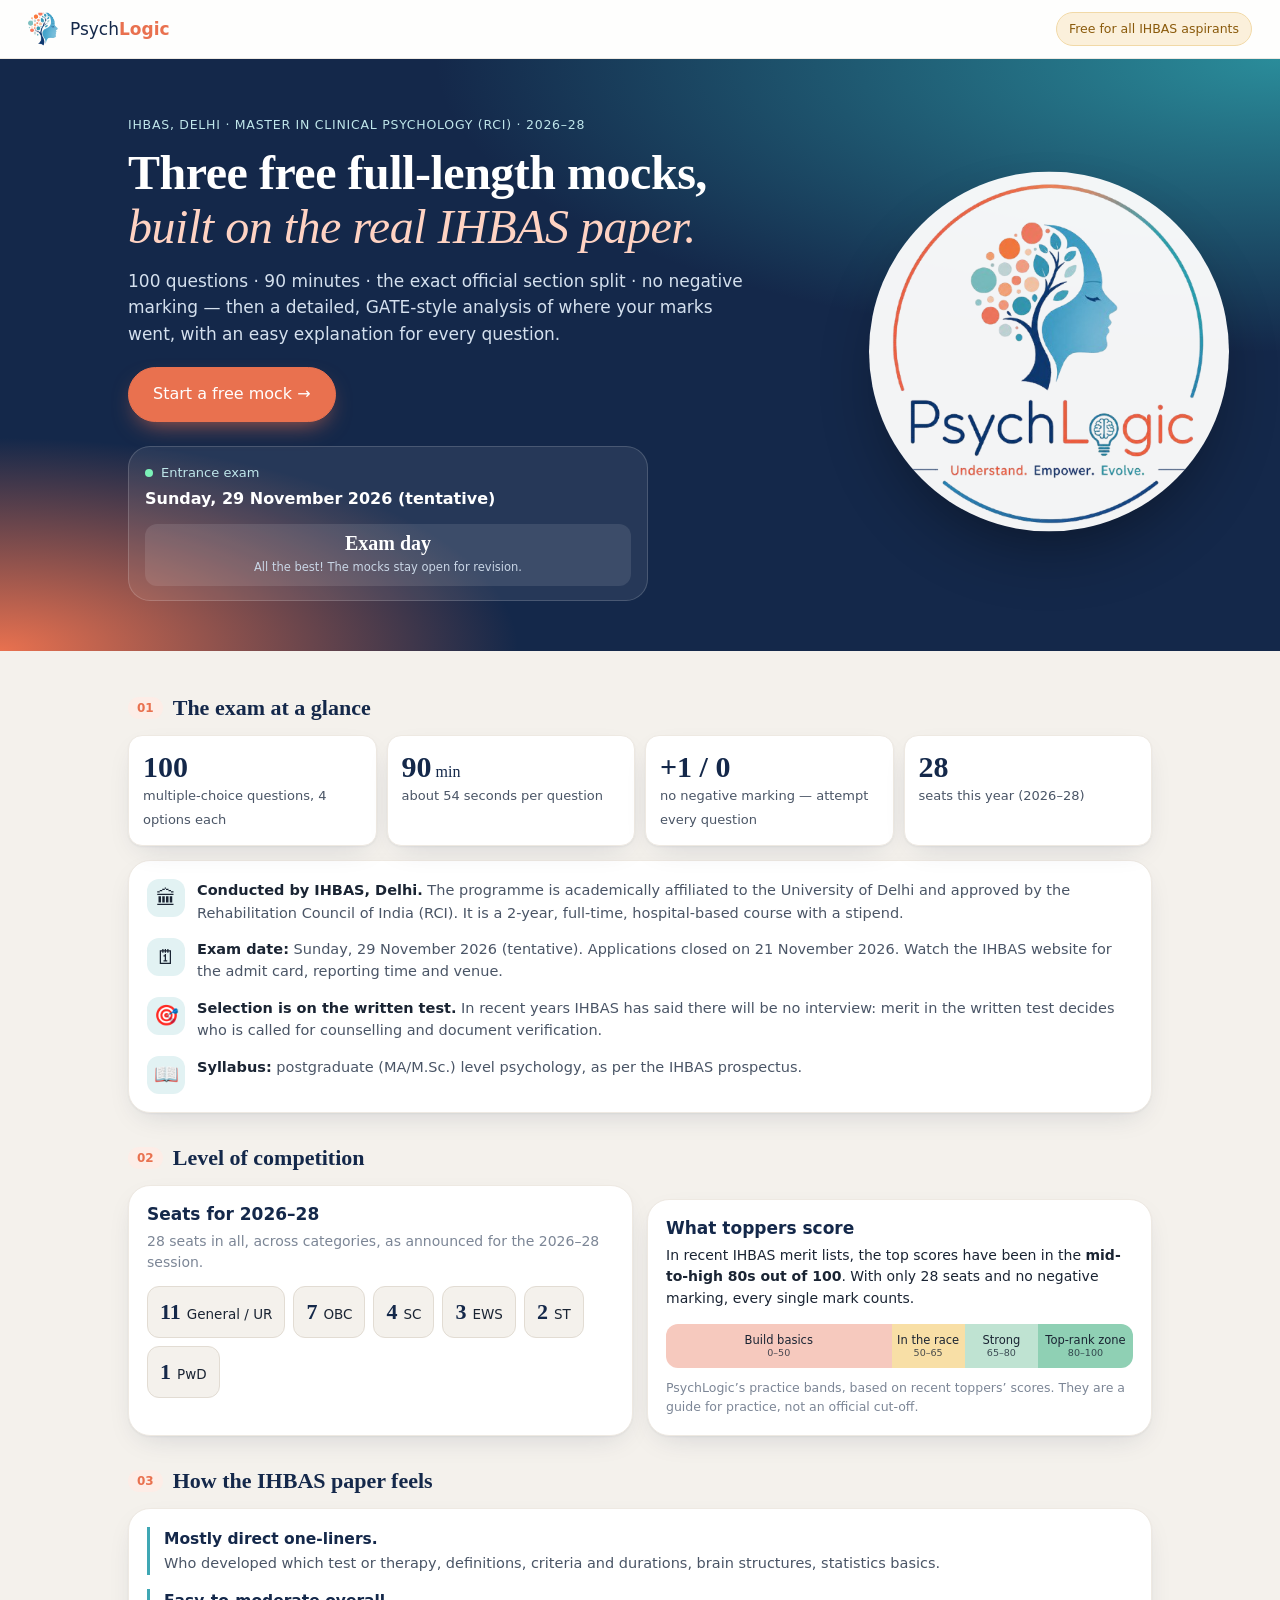
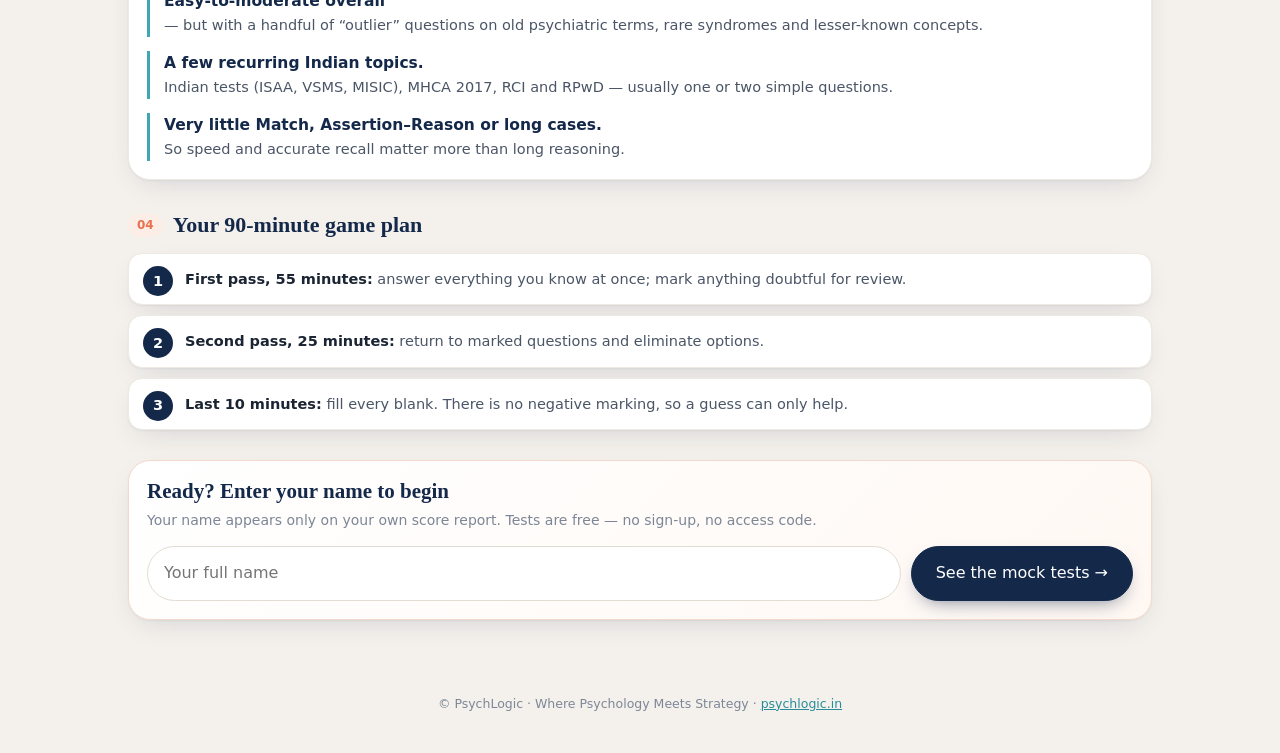
<file: index.html>
<!doctype html>
<html lang="en">
<head>
<meta charset="utf-8">
<meta name="viewport" content="width=device-width, initial-scale=1, viewport-fit=cover">
<meta name="theme-color" content="#14284A">
<meta http-equiv="Content-Security-Policy" content="default-src 'self'; script-src 'self' 'unsafe-eval'; style-src 'self' 'unsafe-inline' https://fonts.googleapis.com; font-src https://fonts.gstatic.com; img-src 'self' data:; connect-src 'self'; base-uri 'self'; form-action 'self'; object-src 'none'">
<meta name="referrer" content="no-referrer">
<meta name="generator" content="PsychLogic">
<title>Free IHBAS M.Clin.Psy Mock Tests · PsychLogic</title>
<meta name="description" content="Three free full-length IHBAS-pattern mock tests for the IHBAS Master in Clinical Psychology (RCI) entrance, with instant analysis and explanations. By PsychLogic.">
<meta property="og:title" content="Free IHBAS M.Clin.Psy Full-Length Mock Tests · PsychLogic">
<meta property="og:description" content="100 questions · 90 minutes · exact IHBAS section split · instant analysis. Free for every IHBAS aspirant.">
<meta property="og:image" content="assets/logo-full.png">
<link rel="icon" type="image/png" href="assets/logo-mark.png">
<link rel="preconnect" href="https://fonts.googleapis.com">
<link rel="preconnect" href="https://fonts.gstatic.com" crossorigin>
<link rel="stylesheet" href="https://fonts.googleapis.com/css2?family=Lexend:wght@300;400;500;600;700&family=Fraunces:opsz,wght@9..144,500;9..144,600;9..144,700&display=swap">
<link rel="stylesheet" href="css/style.css">
</head>
<body>

<!-- ================= 1. EXAM BRIEF ================= -->
<section id="scrHome" class="screen home">
  <header class="topbar">
    <div class="brand"><img src="assets/logo-mark.png" alt="" draggable="false"><span>Psych<b>Logic</b></span></div>
    <span class="pill pill-free">Free for all IHBAS aspirants</span>
  </header>

  <div class="hero">
    <div class="hero-in">
      <p class="eyebrow">IHBAS, Delhi · Master in Clinical Psychology (RCI) · 2026–28</p>
      <h1>Three free full-length mocks,<br><em>built on the real IHBAS paper.</em></h1>
      <p class="lede">100 questions · 90 minutes · the exact official section split · no negative marking — then a detailed, GATE-style analysis of where your marks went, with an easy explanation for every question.</p>
      <div class="hero-cta"><a class="btn btn-lg btn-hero" href="#startForm" id="heroGo">Start a free mock →</a></div>
      <div class="count-card" id="examCount">
        <div class="cc-label"><span class="live-dot"></span>Entrance exam</div>
        <div class="cc-date" id="examDate"></div>
        <div class="cc-grid" id="examCountGrid"></div>
      </div>
    </div>
    <div class="hero-art" aria-hidden="true"><img src="assets/logo-full.png" alt="" draggable="false"></div>
  </div>

  <main class="home-main">
    <h2 class="sec-title"><span>01</span>The exam at a glance</h2>
    <div class="facts">
      <div class="fact"><b>100</b><span>multiple-choice questions, 4 options each</span></div>
      <div class="fact"><b>90<small> min</small></b><span>about 54 seconds per question</span></div>
      <div class="fact"><b>+1 / 0</b><span>no negative marking — attempt every question</span></div>
      <div class="fact"><b>28</b><span>seats this year (2026–28)</span></div>
    </div>
    <div class="card info-list">
      <div><i class="ico">🏛</i><p><b>Conducted by IHBAS, Delhi.</b> The programme is academically affiliated to the University of Delhi and approved by the Rehabilitation Council of India (RCI). It is a 2-year, full-time, hospital-based course with a stipend.</p></div>
      <div><i class="ico">🗓</i><p><b>Exam date:</b> <span id="examDate2"></span>. Applications closed on 21 November 2026. Watch the IHBAS website for the admit card, reporting time and venue.</p></div>
      <div><i class="ico">🎯</i><p><b>Selection is on the written test.</b> In recent years IHBAS has said there will be no interview: merit in the written test decides who is called for counselling and document verification.</p></div>
      <div><i class="ico">📖</i><p><b>Syllabus:</b> postgraduate (MA/M.Sc.) level psychology, as per the IHBAS prospectus.</p></div>
    </div>

    <h2 class="sec-title"><span>02</span>Level of competition</h2>
    <div class="grid-2">
      <div class="card">
        <h3>Seats for 2026–28</h3>
        <p class="muted small">28 seats in all, across categories, as announced for the 2026–28 session.</p>
        <div class="seats" id="seatChips"></div>
      </div>
      <div class="card">
        <h3>What toppers score</h3>
        <p class="small">In recent IHBAS merit lists, the top scores have been in the <b>mid-to-high 80s out of 100</b>. With only 28 seats and no negative marking, every single mark counts.</p>
        <div class="bands" id="bandsMini"></div>
        <p class="muted tiny">PsychLogic’s practice bands, based on recent toppers’ scores. They are a guide for practice, not an official cut-off.</p>
      </div>
    </div>

    <h2 class="sec-title"><span>03</span>How the IHBAS paper feels</h2>
    <div class="card feel">
      <div><b>Mostly direct one-liners.</b><span>Who developed which test or therapy, definitions, criteria and durations, brain structures, statistics basics.</span></div>
      <div><b>Easy-to-moderate overall</b><span>— but with a handful of “outlier” questions on old psychiatric terms, rare syndromes and lesser-known concepts.</span></div>
      <div><b>A few recurring Indian topics.</b><span>Indian tests (ISAA, VSMS, MISIC), MHCA 2017, RCI and RPwD — usually one or two simple questions.</span></div>
      <div><b>Very little Match, Assertion–Reason or long cases.</b><span>So speed and accurate recall matter more than long reasoning.</span></div>
    </div>

    <h2 class="sec-title"><span>04</span>Your 90-minute game plan</h2>
    <ol class="plan">
      <li><b>First pass, 55 minutes:</b> answer everything you know at once; mark anything doubtful for review.</li>
      <li><b>Second pass, 25 minutes:</b> return to marked questions and eliminate options.</li>
      <li><b>Last 10 minutes:</b> fill every blank. There is no negative marking, so a guess can only help.</li>
    </ol>

    <form id="startForm" class="card start-card" novalidate autocomplete="off">
      <h3>Ready? Enter your name to begin</h3>
      <p class="muted small">Your name appears only on your own score report. Tests are free — no sign-up, no access code.</p>
      <div class="start-row">
        <input id="inName" type="text" placeholder="Your full name" maxlength="60" aria-label="Your full name">
        <button class="btn btn-primary btn-lg" type="submit">See the mock tests →</button>
      </div>
      <p class="form-error" id="nameErr" hidden></p>
    </form>
  </main>
  <footer class="site-foot">© PsychLogic · Where Psychology Meets Strategy · <a id="lnkSite" target="_blank" rel="noopener">psychlogic.in</a></footer>
</section>

<!-- ================= 2. CHOOSE TEST ================= -->
<section id="scrHub" class="screen" hidden>
  <header class="topbar">
    <button class="brand brand-btn" id="btnHome" type="button" title="Exam brief"><img src="assets/logo-mark.png" alt="" draggable="false"><span>Psych<b>Logic</b></span></button>
    <div class="who"><span class="avatar" id="hubAvatar">A</span><span id="hubName" class="who-name"></span><button class="link-btn" id="btnChangeName" type="button">Change</button></div>
  </header>
  <main class="hub-main">
    <div class="hub-head">
      <div>
        <p class="eyebrow dark">IHBAS M.Clin.Psy (RCI) 2026–28</p>
        <h1>Choose your mock test</h1>
        <p class="muted">All three papers are open any time. Attempt each one as many times as you like — every attempt gets a fresh analysis.</p>
      </div>
      
    </div>
    <ol class="tests" id="testList"></ol>
    <div class="card community">
      <div><h3>Preparing for clinical psychology entrances?</h3><p class="muted small">Join the PsychLogic community for free notes, cheat sheets and updates on NIMHANS, IHBAS, CIP and other RCI entrances.</p></div>
      <a class="btn btn-wa" id="lnkWa1" target="_blank" rel="noopener">Join on WhatsApp</a>
    </div>
  </main>
</section>

<!-- ================= 3. ABOUT THIS TEST ================= -->
<section id="scrInstr" class="screen" hidden>
  <header class="topbar">
    <div class="brand"><img src="assets/logo-mark.png" alt="" draggable="false"><span id="instrTop">Mock</span></div>
    <div class="who"><span class="avatar" id="instrAvatar">A</span></div>
  </header>
  <main class="instr-main">
    <p class="eyebrow dark" id="instrTag"></p>
    <h1 id="instrTitle">Full-Length Mock</h1>
    <p class="lead2" id="instrCovers"></p>
    <div class="facts small-facts">
      <div class="fact"><b>100</b><span>questions</span></div>
      <div class="fact"><b>90<small> min</small></b><span>timer, auto-submit</span></div>
      <div class="fact"><b>+1</b><span>per correct answer</span></div>
      <div class="fact"><b>0</b><span>negative marking</span></div>
    </div>

    <div class="card">
      <h3>How the test screen works</h3>
      <ol class="rules">
        <li>The timer starts when you press <b>Start the test</b> and cannot be paused. At zero, the test is submitted automatically.</li>
        <li>Tap an option, then <b>Save &amp; Next</b>. <b>Mark for Review</b> flags a question to revisit; a marked question that has an answer <b>is still scored</b>.</li>
        <li>Open the <b>question palette</b> to jump to any question:
          <div class="legend-demo">
            <span><i class="pal st-nv">1</i>Not visited</span><span><i class="pal st-na">2</i>Not answered</span><span><i class="pal st-a">3</i>Answered</span><span><i class="pal st-m">4</i>Marked, no answer</span><span><i class="pal st-am">5</i>Answered &amp; marked</span>
          </div></li>
        <li>If you close the page by mistake, you can resume, but the clock keeps running.</li>
        <li>Copying and screenshots of questions are not allowed. The questions belong to PsychLogic.</li>
      </ol>
    </div>
    <div class="instr-nav">
      <button class="btn btn-ghost" type="button" id="btnBackHub">← All tests</button>
      <button class="btn btn-primary btn-lg" type="button" id="btnBegin">Start the test</button>
    </div>
  </main>
</section>

<!-- ================= 4. EXAM ================= -->
<section id="scrExam" class="screen exam" hidden>
  <header class="ex-top">
    <div class="ex-title"><img src="assets/logo-mark.png" alt="" draggable="false"><div><b id="examTitle">Mock</b><span>IHBAS M.Clin.Psy · Psychology</span></div></div>
    <div class="timer" id="timer"><span>Time left</span><b id="timerVal">01:30:00</b></div>
  </header>
  <div class="ex-progress"><i id="exProg"></i></div>
  <div class="ex-body">
    <main class="q-pane">
      <div class="q-meta">
        <b>Question <span id="qNo">1</span><small> / 100</small></b>
        <span class="q-mk">+1 · no negative</span>
        <button class="btn btn-sm pal-btn" id="btnPal" type="button"><svg viewBox="0 0 24 24" width="16" height="16" aria-hidden="true"><path fill="currentColor" d="M4 4h4v4H4zm6 0h4v4h-4zm6 0h4v4h-4zM4 10h4v4H4zm6 0h4v4h-4zm6 0h4v4h-4zM4 16h4v4H4zm6 0h4v4h-4zm6 0h4v4h-4z"/></svg>Palette</button>
      </div>
      <div class="q-scroll" id="qScroll">
        <div class="q-text" id="qText"></div>
        <div class="q-opts" id="qOpts"></div>
      </div>
      <footer class="q-actions">
        <button class="btn btn-ghost" type="button" id="btnPrev" aria-label="Previous question">‹ Back</button>
        <button class="btn btn-ghost" type="button" id="btnClear">Clear</button>
        <button class="btn btn-mark" type="button" id="btnMark">Mark &amp; Next</button>
        <button class="btn btn-save" type="button" id="btnSave">Save &amp; Next</button>
      </footer>
    </main>
    <aside class="side" id="side">
      <div class="side-head"><div class="who"><span class="avatar" id="examAvatar">A</span><b id="examName"></b></div><button class="x side-close" id="sideClose" type="button" aria-label="Close palette">✕</button></div>
      <div class="side-legend" id="sideLegend"></div>
      <div class="palette" id="palette"></div>
      <button class="btn btn-submit btn-block" type="button" id="btnSubmit">Submit test</button>
    </aside>
    <div class="scrim" id="scrim"></div>
  </div>
</section>

<!-- ================= 5. RESULT ================= -->
<section id="scrResult" class="screen" hidden>
  <header class="topbar">
    <div class="brand"><img src="assets/logo-mark.png" alt="" draggable="false"><span>Psych<b>Logic</b><span class="opt-lbl"> · Score report</span></span></div>
    <div class="who"><button class="btn btn-ghost btn-sm" id="btnRetake" type="button">Re-attempt</button><button class="btn btn-primary btn-sm" id="btnResHub" type="button">All tests</button></div>
  </header>
  <main class="res-main">
    <div class="res-hero" id="resHero"></div>
    <div class="res-tabs" role="tablist">
      <button class="rtab active" data-r="analysis" type="button">Analysis</button>
      <button class="rtab" data-r="answers" type="button">Solutions</button>
      <button class="rtab" data-r="history" type="button">Attempts</button>
    </div>
    <div class="res-panel" id="rAnalysis"></div>
    <div class="res-panel" id="rAnswers" hidden></div>
    <div class="res-panel" id="rHistory" hidden></div>
  </main>
</section>

<!-- ================= MODALS ================= -->
<div class="modal" id="mSubmit" hidden>
  <div class="modal-card">
    <h3>Submit the test?</h3>
    <p class="muted small">After you submit, you cannot change answers in this attempt. There is no negative marking, so consider answering any blanks first.</p>
    <div class="sum" id="sumBox"></div>
    <div class="modal-actions"><button class="btn btn-ghost" type="button" id="btnSubNo">Go back</button><button class="btn btn-submit" type="button" id="btnSubYes">Yes, submit</button></div>
  </div>
</div>

<div class="toast" id="toast" role="status"></div>
<div class="wm" id="wm" aria-hidden="true"></div>
<div class="dt-wall" role="alert"><div><img src="assets/logo-mark.png" alt="" draggable="false"><h2>Please close developer tools</h2><p>For the security of PsychLogic’s questions, the test is hidden while developer tools are open. Close them to continue — your progress is safe.</p></div></div>

<script src="js/app.js"></script>
</body>
</html>
</file>
<file: css/style.css>
/* PsychLogic · IHBAS free mock portal · mobile-first
   Palette from the PsychLogic logo: deep navy, teal, coral, on a warm paper background. */
:root{color-scheme:light;
  --navy:#14284A; --navy-2:#1E3A66; --teal:#2A8C9A; --teal-2:#3FA7B4; --teal-soft:#E2F2F3;
  --coral:#E9714F; --coral-2:#F29A7C; --coral-soft:#FDEDE7; --gold:#E7A73A; --gold-soft:#FBF0DB;
  --bg:#F4F1EC; --paper:#FFFFFF; --line:#E2DCD3; --line-2:#EEE9E2;
  --ink:#1A2433; --ink-2:#4A5566; --ink-3:#7C8696;
  --ok:#2E9B6F; --ok-soft:#E3F4EC; --bad:#D9534F; --bad-soft:#FBE7E5; --mark:#7559C9; --mark-soft:#EEE9FA; --nv:#ECE8E2;
  --r-s:10px; --r:14px; --r-l:22px;
  --shadow:0 1px 2px rgba(20,40,74,.05),0 10px 30px -12px rgba(20,40,74,.18);
  --ui:"Lexend",system-ui,-apple-system,"Segoe UI",sans-serif; --serif:"Fraunces",Georgia,serif;
}
*{box-sizing:border-box}
html,body{margin:0}
html{-webkit-text-size-adjust:100%}
body{font-family:var(--ui);color:var(--ink);background:var(--bg);font-size:15.5px;line-height:1.55;
  -webkit-user-select:none;user-select:none;-webkit-touch-callout:none;-webkit-tap-highlight-color:transparent}
input{-webkit-user-select:text;user-select:text}
img{-webkit-user-drag:none}
[hidden]{display:none!important}
h1,h2,h3{margin:0;line-height:1.2;font-weight:600}
p{margin:0}
a{color:var(--teal)}
button{font:inherit;cursor:pointer;color:inherit}
:focus-visible{outline:3px solid rgba(42,140,154,.45);outline-offset:2px}
.muted{color:var(--ink-3)} .small{font-size:14px} .tiny{font-size:12.5px;margin-top:10px}
@media print{body *{display:none!important}body::after{content:"Printing is disabled for PsychLogic tests.";display:block;padding:40px}}

/* buttons */
.btn{display:inline-flex;align-items:center;justify-content:center;gap:8px;border:1px solid var(--line);background:var(--paper);color:var(--ink);
  padding:11px 18px;border-radius:999px;font-weight:500;font-size:15px;text-decoration:none;transition:transform .12s,background .15s,box-shadow .15s;min-height:44px}
.btn:active{transform:scale(.98)}
.btn-primary{background:var(--navy);border-color:var(--navy);color:#fff;box-shadow:0 8px 20px -10px rgba(20,40,74,.7)}
.btn-primary:hover{background:var(--navy-2)}
.btn-lg{padding:14px 24px;font-size:16px}
.btn-sm{padding:7px 14px;font-size:14px;min-height:36px}
.btn-ghost{background:transparent}
.btn-save{background:var(--ok);border-color:var(--ok);color:#fff}
.btn-mark{background:var(--mark-soft);border-color:#D8CDF4;color:#4B3596}
.btn-submit{background:var(--coral);border-color:var(--coral);color:#fff}
.btn-wa{background:#1FA855;border-color:#1FA855;color:#fff;white-space:nowrap}
.btn-block{width:100%}
.btn[disabled]{opacity:.45;pointer-events:none}
.link-btn{background:none;border:0;color:var(--teal);font-weight:500;padding:4px 6px;font-size:14px}
.pill{display:inline-block;padding:6px 12px;border-radius:999px;font-size:12.5px;font-weight:500}
.pill-free{background:var(--gold-soft);color:#8A5A0B;border:1px solid #F1D9A7}
.avatar{display:inline-grid;place-items:center;width:34px;height:34px;border-radius:50%;background:var(--teal-soft);color:var(--teal);font-weight:600;font-size:14px;flex:none}

/* top bar */
.topbar{position:sticky;top:0;z-index:20;display:flex;justify-content:space-between;align-items:center;gap:10px;padding:10px 16px;
  background:rgba(255,255,255,.9);backdrop-filter:saturate(1.4) blur(10px);-webkit-backdrop-filter:saturate(1.4) blur(10px);border-bottom:1px solid var(--line-2)}
.brand{display:flex;align-items:center;gap:8px;font-size:17px;color:var(--navy);min-width:0}
.brand img{height:34px;width:34px}
.brand b{color:var(--coral);font-weight:600}
.brand span{white-space:nowrap;overflow:hidden;text-overflow:ellipsis}
.brand-btn{background:none;border:0;padding:0}
.who{display:flex;align-items:center;gap:8px;font-weight:500;min-width:0}
.who-name{max-width:26vw;white-space:nowrap;overflow:hidden;text-overflow:ellipsis}

/* ===== home ===== */
.hero{position:relative;overflow:hidden;background:radial-gradient(120% 90% at 100% 0%,#2A8C9A 0%,rgba(42,140,154,0) 55%),radial-gradient(90% 80% at 0% 100%,#E9714F 0%,rgba(233,113,79,0) 45%),var(--navy);color:#fff}
.hero-in{position:relative;z-index:1;padding:34px 20px 30px;max-width:1080px;margin:0 auto}
.hero-art{position:absolute;right:-70px;top:30px;width:260px;opacity:.13;pointer-events:none}
.hero-art img{width:100%;filter:grayscale(1) brightness(3)}
.eyebrow{font-size:12.5px;letter-spacing:.06em;text-transform:uppercase;color:#BFE6EA;font-weight:500;margin-bottom:12px}
.eyebrow.dark{color:var(--teal)}
.hero h1{font-family:var(--serif);font-weight:600;font-size:31px;letter-spacing:-.01em;line-height:1.12}
.hero h1 em{font-style:italic;color:#FFD3C3;font-weight:500}
.lede{margin-top:14px;color:#D4E0EE;font-size:15.5px;max-width:60ch}
.count-card{margin-top:24px;background:rgba(255,255,255,.08);border:1px solid rgba(255,255,255,.16);border-radius:var(--r-l);padding:16px 16px 14px;max-width:520px}
.cc-label{display:flex;align-items:center;gap:8px;font-size:13px;color:#BFE6EA;font-weight:500}
.live-dot{width:8px;height:8px;border-radius:50%;background:#7CF2B8;box-shadow:0 0 0 0 rgba(124,242,184,.7);animation:pulse 1.8s infinite}
@keyframes pulse{70%{box-shadow:0 0 0 9px rgba(124,242,184,0)}100%{box-shadow:0 0 0 0 rgba(124,242,184,0)}}
.cc-date{font-weight:600;font-size:16px;margin:4px 0 12px}
.cc-grid{display:grid;grid-template-columns:repeat(4,1fr);gap:8px}
.cc-grid div{background:rgba(255,255,255,.1);border-radius:12px;padding:8px 4px;text-align:center}
.cc-grid b{display:block;font-family:var(--serif);font-size:26px;font-weight:600;font-variant-numeric:tabular-nums;line-height:1.1}
.cc-grid span{font-size:11.5px;color:#C9D6E6}

.home-main{max-width:1080px;margin:0 auto;padding:8px 16px 40px}
.sec-title{display:flex;align-items:center;gap:10px;font-family:var(--serif);font-size:22px;color:var(--navy);margin:32px 0 14px}
.sec-title span{font-family:var(--ui);font-size:12px;font-weight:600;color:var(--coral);background:var(--coral-soft);border-radius:999px;padding:4px 9px}
.card{background:var(--paper);border:1px solid var(--line-2);border-radius:var(--r-l);box-shadow:var(--shadow);padding:18px}
.card h3{font-size:17px;margin-bottom:6px;color:var(--navy)}
.card+.card{margin-top:14px}
.grid-2{display:grid;gap:14px}
.facts{display:grid;grid-template-columns:repeat(2,1fr);gap:10px;margin-bottom:14px}
.fact{background:var(--paper);border:1px solid var(--line-2);border-radius:var(--r);padding:14px;box-shadow:var(--shadow)}
.fact b{display:block;font-family:var(--serif);font-size:30px;color:var(--navy);font-weight:600;line-height:1.1}
.fact b small{font-size:16px;font-weight:500}
.fact span{font-size:13px;color:var(--ink-2)}
.info-list{display:grid;gap:14px}
.info-list div{display:flex;gap:12px;align-items:flex-start}
.ico{font-style:normal;font-size:20px;width:38px;height:38px;flex:none;display:grid;place-items:center;background:var(--teal-soft);border-radius:12px}
.info-list p{font-size:14.5px;color:var(--ink-2)}
.info-list b{color:var(--ink)}
.split{display:grid;gap:9px;margin-top:12px}
.split.compact{gap:7px}
.sp-row{display:grid;grid-template-columns:1fr auto;gap:4px 10px;align-items:center;font-size:14px}
.sp-row b{font-variant-numeric:tabular-nums;color:var(--navy)}
.sp-track{grid-column:1/-1;height:10px;border-radius:999px;background:var(--line-2);overflow:hidden}
.sp-track i{display:block;height:100%;border-radius:999px;background:linear-gradient(90deg,var(--teal),var(--teal-2))}
.sp-row.big .sp-track i{background:linear-gradient(90deg,var(--coral),var(--coral-2))}
.seats{display:flex;flex-wrap:wrap;gap:8px;margin-top:12px}
.seat{display:flex;align-items:baseline;gap:6px;background:var(--bg);border:1px solid var(--line);border-radius:12px;padding:8px 12px;font-size:13.5px}
.seat b{font-family:var(--serif);font-size:22px;color:var(--navy)}
.bands{display:flex;margin-top:14px;border-radius:12px;overflow:hidden;font-size:11.5px;font-weight:500;text-align:center}
.bands div{padding:9px 4px;line-height:1.25}
.bands small{display:block;font-weight:400;opacity:.8}
.feel{display:grid;gap:14px}
.feel div{padding-left:14px;border-left:3px solid var(--teal-2)}
.feel b{display:block;color:var(--navy)}
.feel span{font-size:14.5px;color:var(--ink-2)}
.plan{margin:0;padding:0;list-style:none;counter-reset:p;display:grid;gap:10px}
.plan li{counter-increment:p;background:var(--paper);border:1px solid var(--line-2);border-radius:var(--r);padding:14px 14px 14px 56px;position:relative;font-size:14.5px;color:var(--ink-2);box-shadow:var(--shadow)}
.plan li::before{content:counter(p);position:absolute;left:14px;top:12px;width:30px;height:30px;border-radius:50%;background:var(--navy);color:#fff;display:grid;place-items:center;font-weight:600}
.plan b{color:var(--ink)}
.start-card{margin-top:30px;background:linear-gradient(135deg,#fff 0%,#FFF8F3 100%);border:1px solid #F3D9CC}
.start-card h3{font-family:var(--serif);font-size:21px}
.start-row{display:flex;flex-direction:column;gap:10px;margin-top:14px}
.start-row input{width:100%;padding:14px 16px;border:1px solid var(--line);border-radius:999px;font:inherit;font-size:16px;background:#fff;color:var(--ink)}
.start-row input:focus{outline:none;border-color:var(--teal);box-shadow:0 0 0 4px rgba(42,140,154,.15)}
.form-error{background:var(--coral-soft);color:#A6402A;border-radius:var(--r-s);padding:9px 12px;font-size:14px;margin-top:10px}
.site-foot{text-align:center;color:var(--ink-3);font-size:12.5px;padding:24px 16px 40px}

/* ===== hub ===== */
.hub-main{max-width:980px;margin:0 auto;padding:24px 16px 50px}
.hub-head{display:grid;gap:16px;margin-bottom:20px}
.hub-head h1{font-family:var(--serif);font-size:30px;color:var(--navy)}
.hub-head .muted{margin-top:6px;font-size:14.5px}
.clock{background:var(--paper);border:1px solid var(--line-2);border-radius:var(--r);padding:10px 14px;display:flex;flex-direction:column;box-shadow:var(--shadow)}
.clock-label{font-size:12px;color:var(--ink-3)}
.clock b{font-size:16px;color:var(--navy);font-variant-numeric:tabular-nums}
.clock-src{font-size:11.5px;color:var(--ink-3)}
.tests{list-style:none;margin:0;padding:0;display:grid;gap:14px}
.test{background:var(--paper);border:1px solid var(--line-2);border-radius:var(--r-l);box-shadow:var(--shadow);overflow:hidden;position:relative}
.test::before{content:"";position:absolute;left:0;top:0;bottom:0;width:6px;background:linear-gradient(var(--teal),var(--coral))}
.test.locked::before{background:var(--line)}
.t-body{padding:18px 18px 16px 24px}
.t-top{display:flex;align-items:center;gap:12px;margin-bottom:8px}
.t-no{width:48px;height:48px;border-radius:14px;background:var(--navy);color:#fff;display:grid;place-items:center;font-family:var(--serif);font-size:24px;font-weight:600;flex:none}
.locked .t-no{background:#B9B2A7}
.t-top h3{font-size:18px;color:var(--navy)}
.t-tag{font-size:12.5px;color:var(--coral);font-weight:500}
.t-body p{font-size:14px;color:var(--ink-2)}
.t-meta{display:flex;flex-wrap:wrap;gap:6px;margin-top:12px}
.t-meta span{font-size:12px;background:var(--bg);border-radius:999px;padding:4px 10px;color:var(--ink-2)}
.t-cta{display:flex;flex-wrap:wrap;align-items:center;gap:10px;padding:14px 18px 16px 24px;border-top:1px dashed var(--line);background:#FCFBF9}
.state{font-size:12.5px;font-weight:600;padding:4px 10px;border-radius:999px}
.state.open{background:var(--ok-soft);color:#1E7552}
.state.lock{background:var(--nv);color:var(--ink-2)}
.countdown{font-variant-numeric:tabular-nums;font-weight:600;color:var(--navy)}
.best{font-size:13px;color:var(--ink-2)}
.community{display:grid;gap:12px;margin-top:22px;align-items:center;background:linear-gradient(135deg,#F2FBF6,#fff)}

/* ===== instructions ===== */
.instr-main{max-width:860px;margin:0 auto;padding:24px 16px 120px}
.instr-main h1{font-family:var(--serif);font-size:30px;color:var(--navy)}
.lead2{margin:10px 0 18px;color:var(--ink-2);font-size:15px}
.small-facts{grid-template-columns:repeat(4,1fr)}
.small-facts .fact{padding:10px;text-align:center}
.small-facts .fact b{font-size:24px}
.small-facts .fact span{font-size:11.5px}
.rules{margin:8px 0 0;padding-left:20px;color:var(--ink-2);font-size:14.5px;display:grid;gap:8px}
.legend-demo{display:flex;flex-wrap:wrap;gap:8px 14px;margin:10px 0 4px;font-size:13px}
.legend-demo span{display:flex;align-items:center;gap:6px}
.instr-nav{position:fixed;left:0;right:0;bottom:0;z-index:15;display:flex;justify-content:space-between;gap:10px;padding:12px 16px calc(12px + env(safe-area-inset-bottom));background:rgba(255,255,255,.95);border-top:1px solid var(--line-2);backdrop-filter:blur(8px)}

/* ===== exam ===== */
.exam{height:100vh;height:100dvh;display:flex;flex-direction:column;background:#FBFAF8}
.ex-top{display:flex;justify-content:space-between;align-items:center;gap:10px;padding:8px 12px;background:var(--navy);color:#fff}
.ex-title{display:flex;align-items:center;gap:8px;min-width:0}
.ex-title img{width:30px;height:30px;background:#fff;border-radius:50%;padding:2px}
.ex-title div{display:flex;flex-direction:column;min-width:0}
.ex-title b{font-size:14.5px;white-space:nowrap;overflow:hidden;text-overflow:ellipsis}
.ex-title span{font-size:11.5px;color:#AFC3DB;white-space:nowrap}
.timer{display:flex;flex-direction:column;align-items:flex-end;background:rgba(255,255,255,.1);border-radius:12px;padding:4px 12px}
.timer span{font-size:10.5px;color:#AFC3DB}
.timer b{font-variant-numeric:tabular-nums;font-size:19px;letter-spacing:.02em}
.timer.low{background:var(--coral);animation:blink 1s steps(2) infinite}
@keyframes blink{50%{background:#C9553A}}
.ex-progress{height:4px;background:#E7E2DA}
.ex-progress i{display:block;height:100%;width:0;background:linear-gradient(90deg,var(--teal),var(--coral));transition:width .3s}
.ex-body{flex:1;display:flex;min-height:0;position:relative}
.q-pane{flex:1;display:flex;flex-direction:column;min-width:0}
.q-meta{display:flex;align-items:center;gap:10px;padding:10px 14px;border-bottom:1px solid var(--line-2);background:#fff}
.q-meta b{font-size:15px;color:var(--navy)}
.q-meta small{color:var(--ink-3);font-weight:400}
.q-mk{font-size:12px;background:var(--ok-soft);color:#1E7552;border-radius:999px;padding:3px 9px;margin-right:auto}
.pal-btn{gap:6px}
.q-scroll{flex:1;overflow:auto;padding:18px 16px 24px;-webkit-overflow-scrolling:touch}
.q-text{font-size:17px;line-height:1.6;color:var(--ink);max-width:760px}
.q-opts{display:grid;gap:10px;margin-top:18px;max-width:760px}
.opt{display:flex;gap:12px;align-items:flex-start;padding:14px;border:1.5px solid var(--line);border-radius:var(--r);background:#fff;cursor:pointer;transition:border-color .12s,background .12s,box-shadow .12s;font-size:15.5px}
.opt:hover{border-color:#C9C0B4}
.opt input{position:absolute;opacity:0;pointer-events:none}
.opt .ol{flex:none;width:30px;height:30px;border-radius:50%;display:grid;place-items:center;border:1.5px solid var(--line);font-weight:600;font-size:14px;color:var(--ink-2);background:var(--bg)}
.opt.sel{border-color:var(--teal);background:var(--teal-soft);box-shadow:0 0 0 3px rgba(42,140,154,.12)}
.opt.sel .ol{background:var(--teal);border-color:var(--teal);color:#fff}
.q-actions{display:grid;grid-template-columns:auto auto 1fr 1fr;gap:8px;padding:10px 12px calc(10px + env(safe-area-inset-bottom));border-top:1px solid var(--line-2);background:#fff}
.q-actions .btn{padding:10px 10px;font-size:14px;border-radius:12px}
.side{position:fixed;left:0;right:0;bottom:0;z-index:40;max-height:82vh;display:flex;flex-direction:column;gap:12px;background:#fff;border-radius:22px 22px 0 0;padding:14px 14px calc(14px + env(safe-area-inset-bottom));
  transform:translateY(105%);transition:transform .25s ease;box-shadow:0 -20px 40px -20px rgba(0,0,0,.35)}
.side.open{transform:none}
.side-head{display:flex;justify-content:space-between;align-items:center}
.x{background:var(--bg);border:0;width:36px;height:36px;border-radius:50%;font-size:16px}
.side-legend{display:grid;grid-template-columns:1fr 1fr;gap:6px 10px;font-size:12.5px;color:var(--ink-2)}
.side-legend div{display:flex;align-items:center;gap:6px}
.side-legend .full{grid-column:1/-1}
.palette{display:grid;grid-template-columns:repeat(auto-fill,minmax(42px,1fr));gap:7px;overflow:auto;padding:2px}
.pal{display:inline-grid;place-items:center;width:100%;aspect-ratio:1;max-width:46px;min-width:30px;border-radius:10px;border:1px solid transparent;font-size:13px;font-weight:600;font-style:normal;background:var(--nv);color:var(--ink-2);position:relative}
.legend-demo .pal,.side-legend .pal{width:28px;height:28px;aspect-ratio:auto;font-size:12px}
.pal.st-na{background:var(--bad);color:#fff}
.pal.st-a{background:var(--ok);color:#fff}
.pal.st-m{background:var(--mark);color:#fff;border-radius:50%}
.pal.st-am{background:var(--mark);color:#fff;border-radius:50%}
.pal.st-am::after{content:"";position:absolute;right:1px;bottom:1px;width:9px;height:9px;border-radius:50%;background:#3BD68E;border:2px solid #fff}
.pal.cur{outline:3px solid var(--navy);outline-offset:1px}
.scrim{position:fixed;inset:0;z-index:35;background:rgba(10,20,35,.45);opacity:0;pointer-events:none;transition:opacity .2s}
.scrim.on{opacity:1;pointer-events:auto}

/* ===== modal / toast / watermark ===== */
.modal{position:fixed;inset:0;z-index:60;background:rgba(10,20,35,.5);display:grid;place-items:center;padding:16px}
.modal-card{background:#fff;border-radius:var(--r-l);padding:22px;width:100%;max-width:440px;box-shadow:0 30px 60px -20px rgba(0,0,0,.4)}
.modal-card h3{font-family:var(--serif);font-size:22px;color:var(--navy);margin-bottom:6px}
.sum{display:grid;grid-template-columns:repeat(2,1fr);gap:8px;margin:16px 0}
.sum div{background:var(--bg);border-radius:12px;padding:10px 12px;font-size:13px;color:var(--ink-2)}
.sum b{display:block;font-size:22px;color:var(--navy);font-family:var(--serif)}
.modal-actions{display:flex;justify-content:flex-end;gap:10px}
.toast{position:fixed;left:50%;bottom:90px;transform:translate(-50%,20px);background:var(--navy);color:#fff;padding:10px 16px;border-radius:16px;font-size:14px;opacity:0;pointer-events:none;transition:.25s;z-index:80;max-width:90vw;text-align:center}
.toast.show{opacity:1;transform:translate(-50%,0)}
.wm{position:fixed;inset:0;pointer-events:none;z-index:30;overflow:hidden;display:none}
.wm.on{display:block}
.wm span{position:absolute;transform:rotate(-24deg);color:rgba(20,40,74,.028);font-size:15px;font-weight:600;white-space:nowrap}

/* ===== result ===== */
.res-main{max-width:1040px;margin:0 auto;padding:18px 14px 60px}
.res-hero{background:radial-gradient(100% 120% at 100% 0%,rgba(42,140,154,.85),rgba(42,140,154,0) 60%),var(--navy);color:#fff;border-radius:var(--r-l);padding:22px 18px;display:grid;gap:18px;box-shadow:var(--shadow)}
.score-ring{position:relative;width:150px;height:150px;margin:0 auto}
.score-ring svg{width:100%;height:100%;transform:rotate(-90deg)}
.score-ring .in{position:absolute;inset:0;display:grid;place-items:center;text-align:center}
.score-ring b{font-family:var(--serif);font-size:44px;line-height:1;font-weight:600}
.score-ring small{display:block;font-size:12.5px;color:#BFD3E6}
.res-hero h1{font-family:var(--serif);font-size:22px;font-weight:600}
.res-hero p{color:#D3DFEC;font-size:14.5px;margin-top:6px}
.zone-badge{display:inline-block;margin-top:10px;padding:5px 12px;border-radius:999px;font-weight:600;font-size:13px;color:var(--navy)}
.res-stats{display:grid;grid-template-columns:repeat(3,1fr);gap:8px;margin-top:14px}
.res-stats div{background:rgba(255,255,255,.1);border-radius:12px;padding:8px 10px}
.res-stats b{display:block;font-size:20px;font-variant-numeric:tabular-nums}
.res-stats span{font-size:11.5px;color:#BFD3E6}
.res-tabs{position:sticky;top:55px;z-index:10;display:flex;gap:6px;background:var(--bg);padding:12px 0 10px;margin-top:6px}
.rtab{flex:1;border:1px solid var(--line);background:#fff;border-radius:999px;padding:9px 10px;font-weight:500;font-size:14px;color:var(--ink-2)}
.rtab.active{background:var(--navy);border-color:var(--navy);color:#fff}
.res-panel .card{margin-top:14px}
.res-panel .grid-2{margin-top:14px}
.res-panel .grid-2 .card{margin-top:0}
.gauge{margin-top:30px}
.g-track{position:relative;display:flex;height:16px;border-radius:999px;overflow:visible}
.g-track span{height:100%;position:relative}
.g-track span:first-child{border-radius:999px 0 0 999px}.g-track span:last-child{border-radius:0 999px 999px 0}
.g-track em{position:absolute;top:22px;left:0;right:0;text-align:center;font-style:normal;font-size:10.5px;color:var(--ink-2);white-space:nowrap;overflow:hidden;text-overflow:ellipsis}
.g-mark{position:absolute;top:-8px;width:4px;height:32px;background:var(--navy);border-radius:3px;transform:translateX(-50%)}
.g-mark i{position:absolute;bottom:36px;left:50%;transform:translateX(-50%);background:var(--navy);color:#fff;font-style:normal;font-size:12px;font-weight:600;padding:3px 8px;border-radius:999px;white-space:nowrap}
.g-scale{position:relative;height:14px;font-size:11px;color:var(--ink-3);margin-top:30px}.g-scale span{position:absolute;transform:translateX(-50%)}.g-scale span:first-child{transform:none}.g-scale span:last-child{transform:translateX(-100%)}
.donut{display:flex;align-items:center;gap:16px;flex-wrap:wrap;margin-top:8px}
.donut svg{width:150px;height:150px;flex:none}
.d-big{font-family:var(--serif);font-size:28px;font-weight:600;fill:var(--navy)}
.d-sub{font-size:11px;fill:var(--ink-3)}
.legend{list-style:none;margin:0;padding:0;display:grid;gap:6px;font-size:13.5px;flex:1;min-width:150px}
.legend li{display:flex;align-items:center;gap:8px}
.legend i{width:12px;height:12px;border-radius:4px;flex:none}
.legend b{margin-left:auto;font-variant-numeric:tabular-nums}
.sbar{margin-top:12px}
.sbar-h{display:flex;justify-content:space-between;gap:8px;font-size:13.5px;margin-bottom:5px}
.sbar-h span:last-child{color:var(--ink-3);font-size:12.5px;white-space:nowrap}
.sbar-t{position:relative;height:12px;background:var(--line-2);border-radius:999px;overflow:hidden}
.sbar-t i{display:block;height:100%;border-radius:999px}
.sbar-t em{position:absolute;right:6px;top:-1px;font-size:10.5px;font-style:normal;font-weight:600;color:var(--ink-2)}
.kdot{display:inline-block;width:9px;height:9px;border-radius:50%;margin:0 4px 0 8px}
.cols{width:100%;max-width:420px;display:block;margin:6px auto 0}
.c-val{font-size:11px;fill:var(--ink-2);font-weight:600}
.c-lab{font-size:12px;fill:var(--ink-2)}
.c-key{font-size:12px;color:var(--ink-3);text-align:center;margin-top:4px}
.c-key i{display:inline-block;width:10px;height:10px;border-radius:3px;margin:0 4px 0 10px;vertical-align:middle}
.tbl-wrap{overflow:auto;margin-top:10px}
.tbl{width:100%;border-collapse:collapse;font-size:13.5px;margin-top:8px}
.tbl th,.tbl td{padding:8px 8px;border-bottom:1px solid var(--line-2);text-align:left;vertical-align:top}
.tbl th{font-size:12px;color:var(--ink-3);font-weight:500}
.tbl .num{text-align:right;font-variant-numeric:tabular-nums}
.prio{font-size:11.5px;font-weight:600;padding:3px 8px;border-radius:999px;white-space:nowrap}
.p-high{background:var(--bad-soft);color:#A33A36}.p-med{background:var(--gold-soft);color:#8A5A0B}.p-low{background:var(--teal-soft);color:#1E6B76}
.tips{margin:10px 0 0;padding-left:20px;display:grid;gap:8px;font-size:14.5px;color:var(--ink-2)}
.cta-card{display:grid;gap:12px;background:linear-gradient(135deg,#F2FBF6,#FFF8F3)}
.chips{display:flex;gap:6px;overflow:auto;padding:12px 0 6px;-webkit-overflow-scrolling:touch;scrollbar-width:none}
.chip{flex:none;border:1px solid var(--line);background:#fff;border-radius:999px;padding:7px 12px;font-size:13px;color:var(--ink-2);white-space:nowrap}
.chip.active{background:var(--teal);border-color:var(--teal);color:#fff}
.rev{background:#fff;border:1px solid var(--line-2);border-radius:var(--r-l);padding:16px;margin-top:12px;box-shadow:var(--shadow);border-left:5px solid var(--line)}
.rev.ok{border-left-color:var(--ok)}.rev.bad{border-left-color:var(--bad)}.rev.skip{border-left-color:#C8C1B6}
.rev-head{display:flex;flex-wrap:wrap;gap:6px;align-items:center;font-size:12px;color:var(--ink-3);margin-bottom:10px}
.rev-head b{font-size:15px;color:var(--navy);margin-right:4px}
.rev-head span{background:var(--bg);border-radius:999px;padding:3px 9px}
.verdict.ok{background:var(--ok-soft)!important;color:#1E7552}.verdict.bad{background:var(--bad-soft)!important;color:#A33A36}.verdict.skip{background:var(--nv)!important}
.lvl-E{background:var(--ok-soft)!important;color:#1E7552}.lvl-M{background:var(--gold-soft)!important;color:#8A5A0B}.lvl-H{background:var(--bad-soft)!important;color:#A33A36}
.pyq{background:var(--mark-soft)!important;color:#4B3596}
.rev .q-text{font-size:15.5px}
.rev-opts{list-style:none;margin:12px 0 0;padding:0;display:grid;gap:6px}
.rev-opts li{padding:9px 12px;border-radius:10px;background:var(--bg);font-size:14.5px}
.rev-opts li.right{background:var(--ok-soft);box-shadow:inset 0 0 0 1.5px var(--ok)}
.rev-opts li.wrong{background:var(--bad-soft);box-shadow:inset 0 0 0 1.5px var(--bad)}
.rev-ans{font-size:14px;margin:12px 0 0;color:var(--ink-2)}
.expl{margin-top:12px;padding-top:12px;border-top:1px dashed var(--line);font-size:14.5px;color:var(--ink-2)}
.expl h4{margin:12px 0 4px;font-size:13px;color:var(--navy);text-transform:uppercase;letter-spacing:.04em}
.expl h4:first-child{margin-top:0}
.expl ul{margin:0;padding-left:18px;display:grid;gap:4px}
.watch{margin-top:12px;background:var(--gold-soft);border-radius:12px;padding:10px 12px;color:#6D4A10;font-size:14px}

/* ===== larger screens ===== */
@media (min-width:720px){
  .topbar{padding:12px 28px}
  .hero-in{padding:56px 28px 50px}
  .hero h1{font-size:48px}
  .lede{font-size:17px}
  .hero-art{right:4%;top:50%;transform:translateY(-50%);width:360px;opacity:.95}
  .hero-art img{filter:none;background:#fff;border-radius:50%;box-shadow:0 30px 80px -30px rgba(0,0,0,.6)}
  .hero-in{padding-right:420px}
  .home-main{padding:12px 28px 50px}
  .facts{grid-template-columns:repeat(4,1fr)}
  .grid-2{grid-template-columns:1fr 1fr}
  .start-row{flex-direction:row}
  .start-row input{flex:1}
  .hub-head{grid-template-columns:1fr auto;align-items:end}
  .clock{align-items:flex-end;min-width:230px}
  .tests{gap:18px}
  .t-body,.t-cta{padding-left:30px}
  .community{grid-template-columns:1fr auto}
  .instr-nav{position:static;background:none;border:0;padding:20px 0 0;backdrop-filter:none}
  .instr-main{padding-bottom:50px}
  .res-hero{grid-template-columns:170px 1fr;align-items:center;padding:26px 28px}
  .res-stats{grid-template-columns:repeat(6,1fr)}
  .res-tabs{top:59px}
  .cta-card{grid-template-columns:1fr auto;align-items:center}
}
@media (min-width:1000px){
  .q-actions{grid-template-columns:auto auto 1fr auto auto}
  .q-actions .btn-mark{grid-column:4}.q-actions .btn-save{grid-column:5;min-width:160px}
  .q-scroll{padding:26px 30px}
  .q-text{font-size:17.5px}
  .side{position:static;transform:none;width:330px;max-height:none;border-radius:0;border-left:1px solid var(--line-2);box-shadow:none;padding:14px}
  .side-close,.pal-btn,.scrim{display:none}
}

.who .btn{white-space:nowrap}
.hero-cta{margin-top:20px;display:flex;flex-wrap:wrap;gap:10px}
.btn-hero{background:var(--coral);border-color:var(--coral);color:#fff;box-shadow:0 10px 24px -10px rgba(233,113,79,.8)}
.btn-hero-2{background:rgba(255,255,255,.1);border-color:rgba(255,255,255,.3);color:#fff}
@media (max-width:520px){.brand .opt-lbl{display:none}}

/* developer-tools wall */
.dt-wall{display:none;position:fixed;inset:0;z-index:999;background:var(--navy);color:#fff;place-items:center;text-align:center;padding:24px}
.dt-wall img{width:64px;height:64px;background:#fff;border-radius:50%;padding:4px;margin-bottom:14px}
.dt-wall h2{font-family:var(--serif);font-size:24px;margin-bottom:8px}
.dt-wall p{color:#C9D6E6;max-width:420px;margin:0 auto}
body.dt-open .dt-wall{display:grid}
body.dt-open .screen,body.dt-open .modal{visibility:hidden}

/* structured question layouts */
.q-text p{margin:0 0 12px}
.mt{width:100%;border-collapse:separate;border-spacing:0;margin:4px 0 2px;font-size:15px;border:1px solid var(--line);border-radius:12px;overflow:hidden;background:#fff}
.mt th{background:var(--navy);color:#fff;font-weight:500;text-align:left;padding:8px 12px;font-size:13.5px}
.mt td{padding:9px 12px;border-top:1px solid var(--line-2);vertical-align:top;width:50%}
.mt td b,.seq b{color:var(--teal)}
.seq{list-style:none;margin:4px 0 2px;padding:0;display:grid;gap:6px}
.seq li{display:flex;gap:10px;align-items:baseline;background:#fff;border:1px solid var(--line);border-radius:10px;padding:8px 12px;font-size:15px}
.seq li b{min-width:26px}
.ar{display:grid;gap:8px;margin:4px 0 2px}
.ar div{background:#fff;border:1px solid var(--line);border-left:4px solid var(--teal);border-radius:10px;padding:9px 12px;font-size:15px}
.ar b{display:block;font-size:12.5px;color:var(--teal);text-transform:uppercase;letter-spacing:.04em}
</file>
